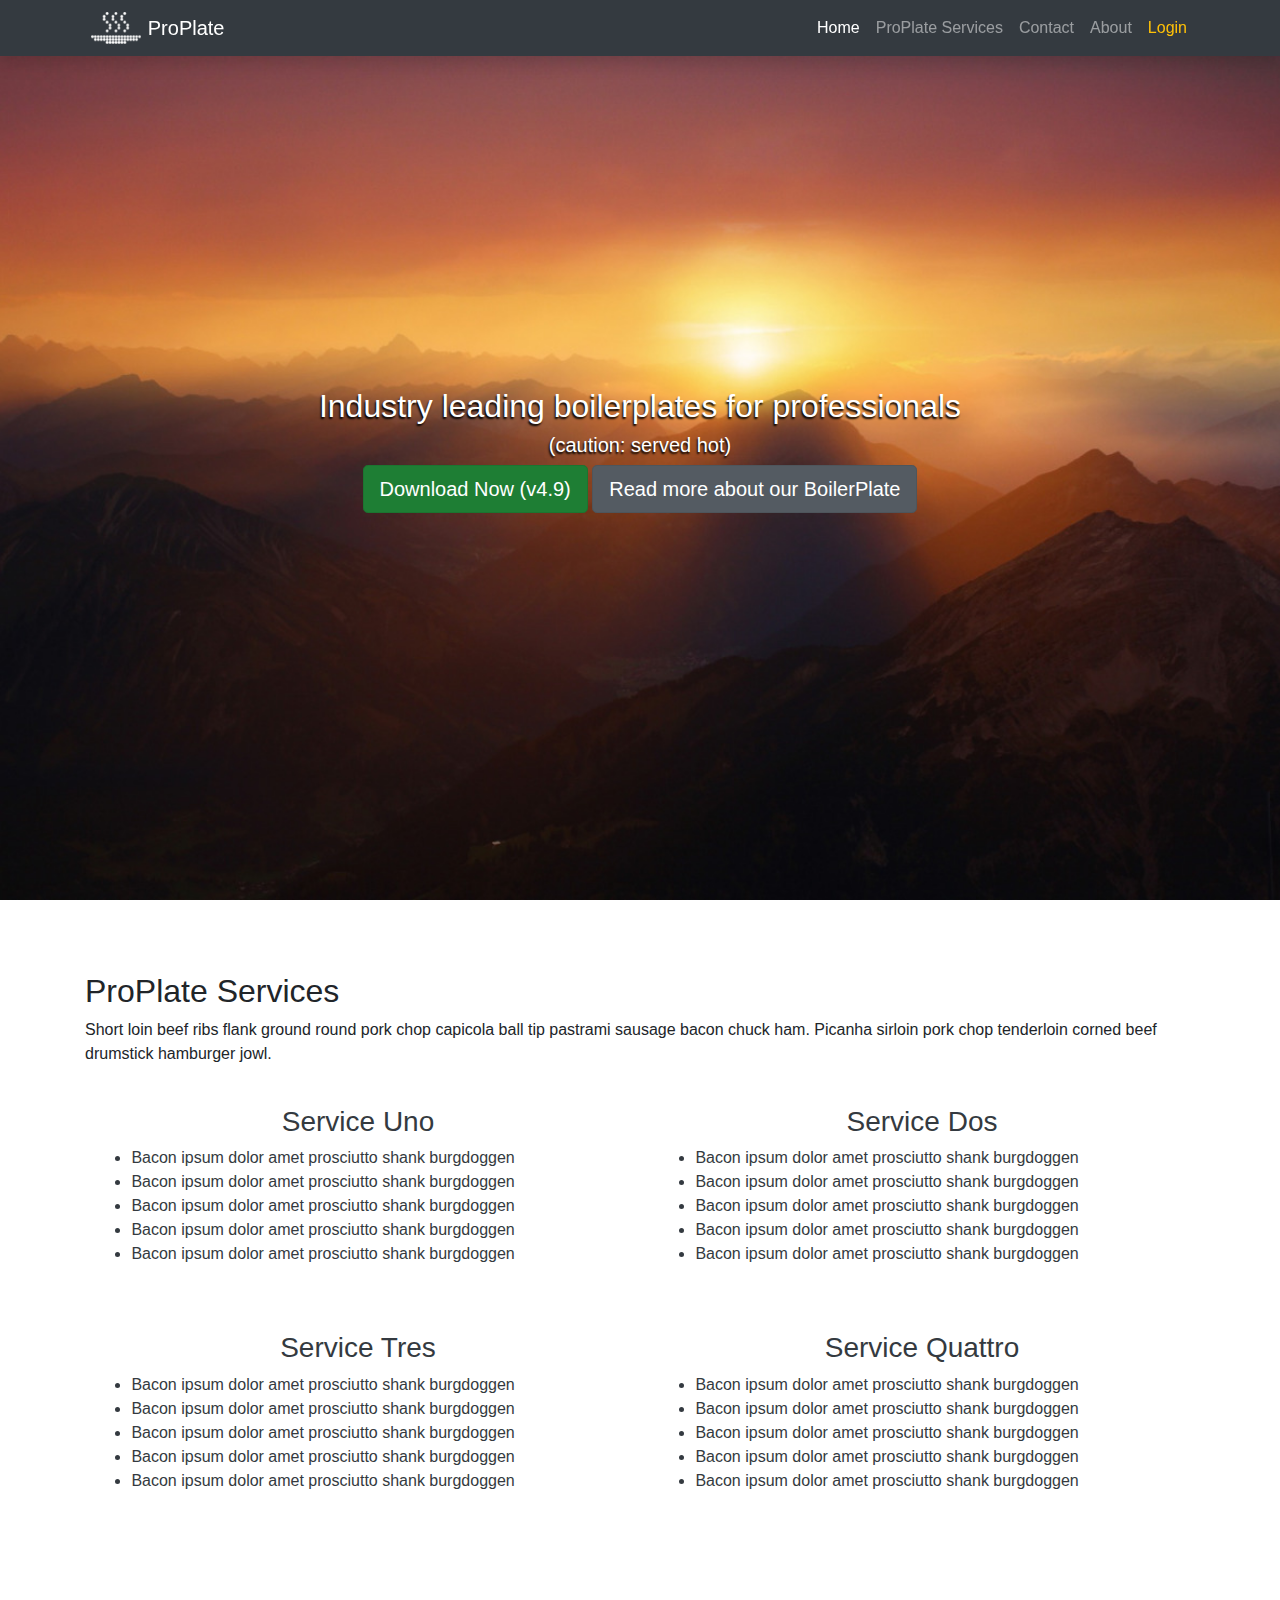
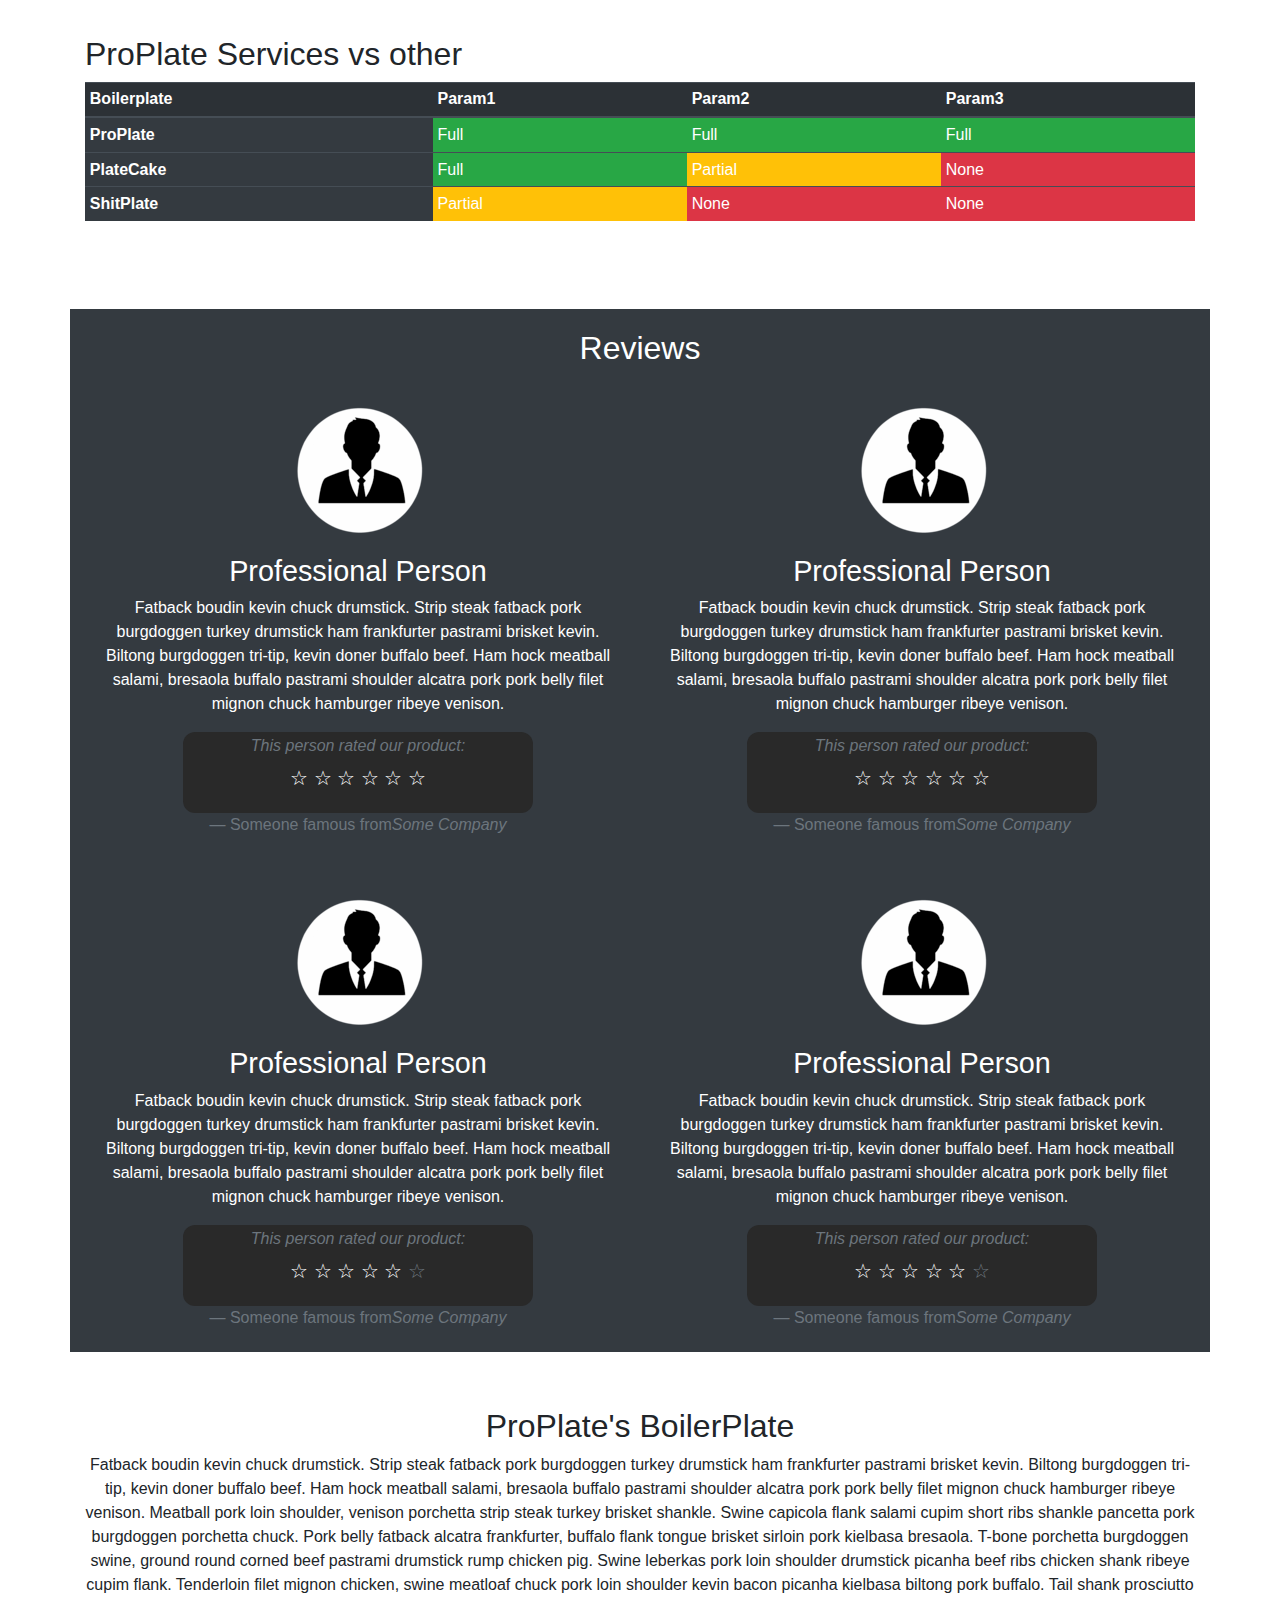
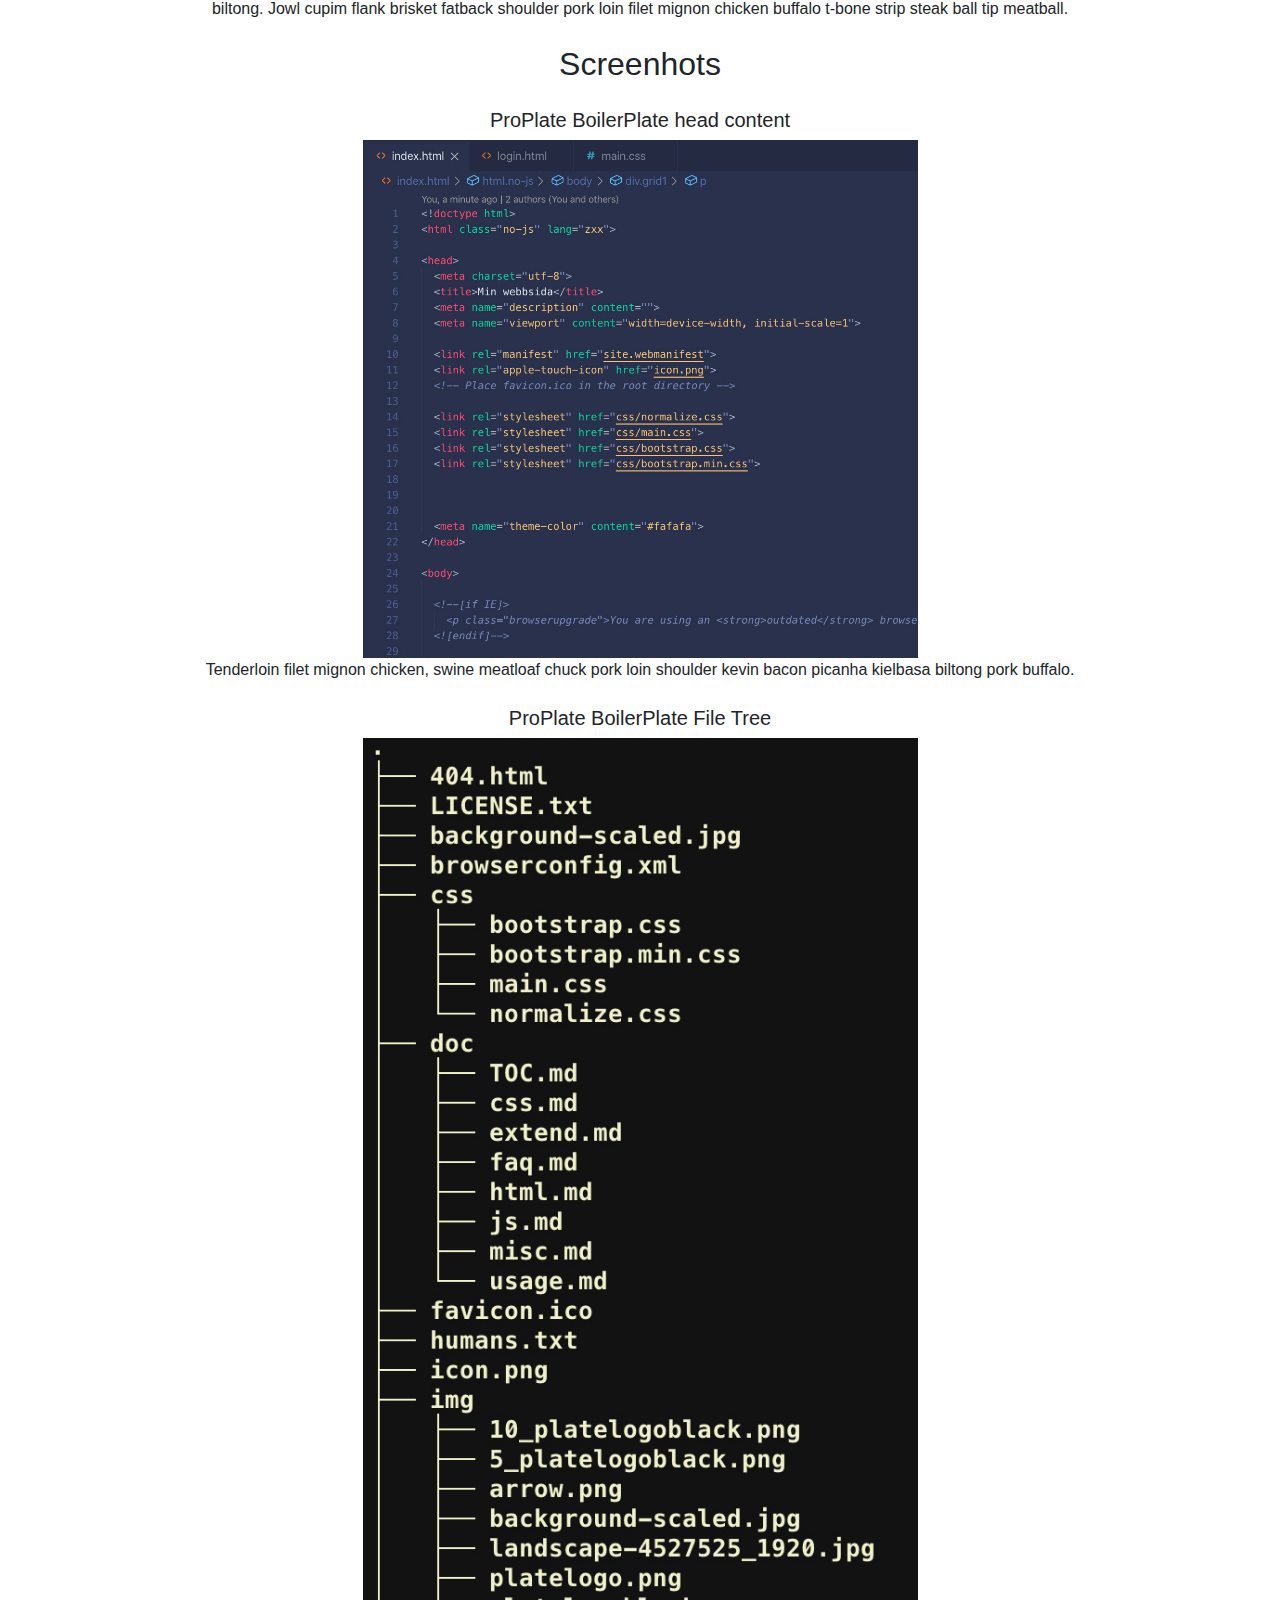
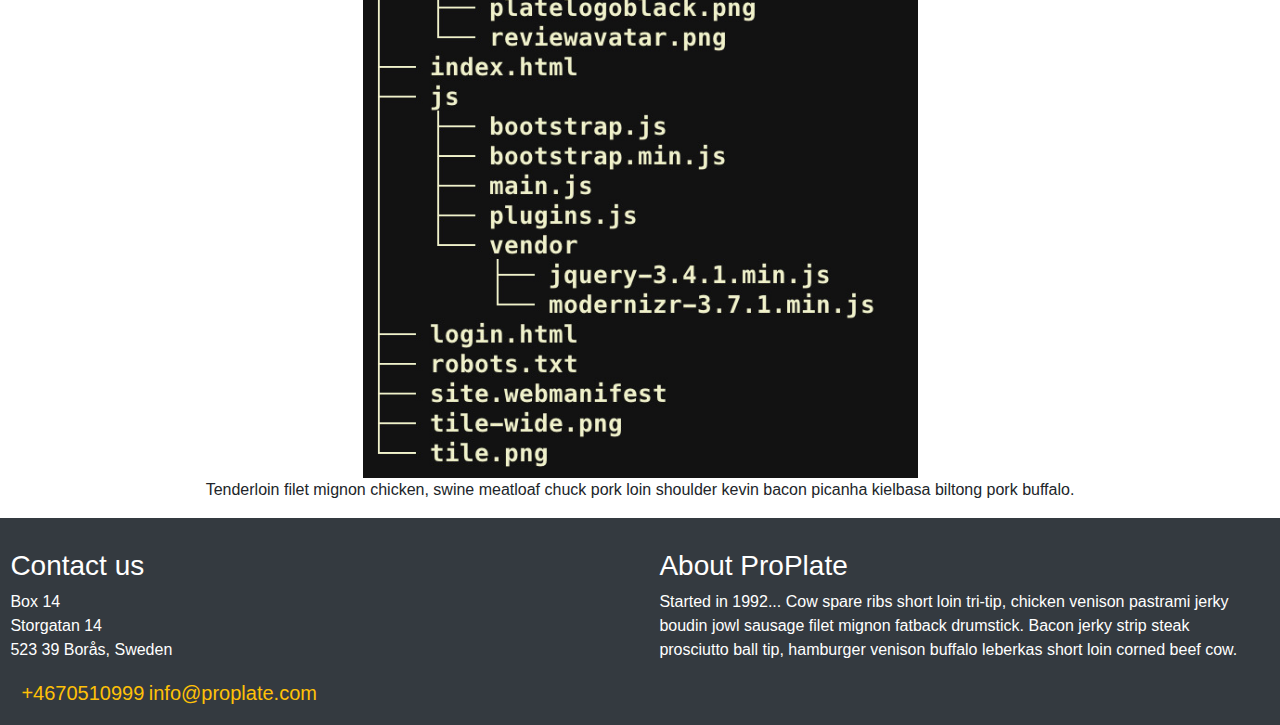
<file: index.html>
<!doctype html>
<html class="no-js" lang="en">

<head>
  <meta charset="utf-8">
  <title>ProPlate: BoilerPlates for Professionals</title>
  <meta name="description" content="ProPlate Boilerplate services review download">
  <meta name="viewport" content="width=device-width, initial-scale=1">

  <link rel="manifest" href="site.webmanifest">
  <link rel="apple-touch-icon" href="img/platelogo.png">
  <link rel="icon" href="img/platelogo.png">

  <link rel="stylesheet" href="css/normalize.css">
  <link rel="stylesheet" href="css/main.css">
  <link rel="stylesheet" href="css/bootstrap.css">
  <link rel="stylesheet" href="css/bootstrap.min.css">

  <meta name="theme-color" content="#343A40">

</head>

<body>

  <!--[if IE]>
    <p class="browserupgrade">You are using an <strong>outdated</strong> browser. Please <a href="https://browsehappy.com/">upgrade your browser</a> to improve your experience and security.</p>
  <![endif]-->

  <!-- NAVIGATION BAR -->
  <nav class="navbar navbar-expand-lg navbar-dark bg-dark shadow fixed-top">
    <div class="container">
      <a href="index.html"><img src="img/platelogo.png" class="logo"
          alt="ProPlate's logo, a plate with flames coming from it in rounded white pixels"></a>
      <a class="navbar-brand" href="index.html">ProPlate</a>
      <button class="navbar-toggler" type="button" data-toggle="collapse" data-target="#navbarResponsive"
        aria-controls="navbarResponsive" aria-expanded="false" aria-label="Toggle navigation">
        <span class="navbar-toggler-icon"></span>
      </button>
      <div class="collapse navbar-collapse" id="navbarResponsive">
        <ul class="navbar-nav ml-auto">
          <li class="nav-item active">
            <a class="nav-link" href="#">Home
              <span class="sr-only">(current)</span>
            </a>
          </li>

          <li class="nav-item">
            <a class="nav-link" href="#proplateservices">ProPlate Services</a>
          </li>
          <li class="nav-item">
            <a class="nav-link" href="#contactus">Contact</a>
          </li>
          <li class="nav-item">
            <a class="nav-link" href="#aboutus">About</a>
          </li>
          <li class="nav-item">
            <a class="nav-link text-warning" href="login.html">Login</a>
          </li>
        </ul>
      </div>
    </div>
  </nav>


  <!-- STARTPAGE -->
  <header class="masthead">
    <div class="container h-100">
      <div class="row h-100 align-items-center">
        <div class="col-12 text-center">

          <article class="headerfix">
            <h2 class="font-weight-light">Industry leading boilerplates for professionals</h2>
            <h3 class="lead">(caution: served hot)</h3>
          </article>

          <a href="download.zip" aria-label="Download Now Version 4.9" download="ProPlate_v4.9" class="btn btn-success btn-lg active buttonfix">Download Now
            (v4.9)</a>

          <a href="#boilerplateinfo" aria-label="Read more about our Boilerplate" class="btn btn-secondary btn-lg active buttonfix">Read
            more about our BoilerPlate</a>

        </div>
      </div>
    </div>
  </header>


  <!--TO TOP BUTTON-->
  <img src="img/arrow.png" aria-label="Go to top of page Button" alt="Button go to top of page" id="toTop">



  <!-- SERVICES -->
  <section class="py-5" id="proplateservices">
    <div class="container">
      <h2 class="mt-4">ProPlate Services</h2>
      <p>Short loin beef ribs flank ground round pork chop capicola ball tip pastrami
        sausage bacon chuck ham. Picanha sirloin pork chop tenderloin corned beef drumstick
        hamburger jowl.</p>


      <div class="grid" id="whitegrid">
        <div class="grid1 text-dark">
          <h3 class="mt-3">Service Uno</h3>
          <ul class="servicelist">
            <li class="text-left">Bacon ipsum dolor amet prosciutto shank burgdoggen</li>
            <li class="text-left">Bacon ipsum dolor amet prosciutto shank burgdoggen</li>
            <li class="text-left">Bacon ipsum dolor amet prosciutto shank burgdoggen</li>
            <li class="text-left">Bacon ipsum dolor amet prosciutto shank burgdoggen</li>
            <li class="text-left">Bacon ipsum dolor amet prosciutto shank burgdoggen</li>
          </ul>

        </div>
        <div class="grid2 text-dark">
          <h3 class="mt-3">Service Dos</h3>
          <ul class="servicelist">
            <li class="text-left">Bacon ipsum dolor amet prosciutto shank burgdoggen</li>
            <li class="text-left">Bacon ipsum dolor amet prosciutto shank burgdoggen</li>
            <li class="text-left">Bacon ipsum dolor amet prosciutto shank burgdoggen</li>
            <li class="text-left">Bacon ipsum dolor amet prosciutto shank burgdoggen</li>
            <li class="text-left">Bacon ipsum dolor amet prosciutto shank burgdoggen</li>
          </ul>
        </div>

        <div class="grid3 text-dark">
          <h3 class="mt-3">Service Tres</h3>
          <ul class="servicelist">
            <li class="text-left">Bacon ipsum dolor amet prosciutto shank burgdoggen</li>
            <li class="text-left">Bacon ipsum dolor amet prosciutto shank burgdoggen</li>
            <li class="text-left">Bacon ipsum dolor amet prosciutto shank burgdoggen</li>
            <li class="text-left">Bacon ipsum dolor amet prosciutto shank burgdoggen</li>
            <li class="text-left">Bacon ipsum dolor amet prosciutto shank burgdoggen</li>
          </ul>
        </div>

        <div class="grid4 text-dark">
          <h3 class="mt-3">Service Quattro</h3>
          <ul class="servicelist">
            <li class="text-left">Bacon ipsum dolor amet prosciutto shank burgdoggen</li>
            <li class="text-left">Bacon ipsum dolor amet prosciutto shank burgdoggen</li>
            <li class="text-left">Bacon ipsum dolor amet prosciutto shank burgdoggen</li>
            <li class="text-left">Bacon ipsum dolor amet prosciutto shank burgdoggen</li>
            <li class="text-left">Bacon ipsum dolor amet prosciutto shank burgdoggen</li>
          </ul>
        </div>

      </div>
    </div>
  </section>


  <!--COMPARISON TABLE-->
  <section class="py-5">
    <div class="container">
      <h2 class="mt-4">ProPlate Services vs other</h2>

      <table class="table table-sm table-dark">
        <thead>
          <tr class="table-active">
            <th scope="col">Boilerplate</th>
            <th scope="col">Param1</th>
            <th scope="col">Param2</th>
            <th scope="col">Param3</th>
          </tr>
        </thead>
        <tbody>
          <tr>
            <th scope="row">ProPlate</th>
            <td class="bg-success">Full</td>
            <td class="bg-success">Full</td>
            <td class="bg-success">Full</td>
          </tr>
          <tr>
            <th scope="row">PlateCake</th>
            <td class="bg-success">Full</td>
            <td class="bg-warning">Partial</td>
            <td class="bg-danger">None</td>
          </tr>
          <tr>
            <th scope="row">ShitPlate</th>
            <td class="bg-warning">Partial</td>
            <td class="bg-danger">None</td>
            <td class="bg-danger">None</td>
          </tr>
        </tbody>
      </table>
    </div>
  </section>


  <!--REVIEW GRID-->
  <h2 class="container text-center mt-4" id="reviewsheader">Reviews</h2>


  <div class="container grid">
    <div class="grid1">
      <img src="img/reviewavatar.png" alt="Picture of Person writing review">

      <h3 class="gridtextheader">Professional Person</h3>
      <blockquote class="blockquote blockquote-reverse">
        <p class="gridtextparagraph">Fatback boudin kevin chuck drumstick. Strip steak fatback
          pork burgdoggen turkey drumstick ham frankfurter pastrami
          brisket kevin. Biltong burgdoggen tri-tip, kevin doner
          buffalo beef. Ham hock meatball salami, bresaola buffalo
          pastrami shoulder alcatra pork pork belly filet mignon
          chuck hamburger ribeye venison.</p>

        <section class="stars">
          <h4 class="text-muted h6"><em>This person rated our product:</em></h4>

          <ol class="list-inline">
            <li class="list-inline-item mr-0">&#9734;</li>
            <li class="list-inline-item mr-0">&#9734;</li>
            <li class="list-inline-item mr-0">&#9734;</li>
            <li class="list-inline-item mr-0">&#9734;</li>
            <li class="list-inline-item mr-0">&#9734;</li>
            <li class="list-inline-item mr-0">&#9734;</li>
          </ol>
        </section>

        <footer class="blockquote-footer">Someone famous from<cite title="Some Company">Some Company</cite>
        </footer>
      </blockquote>
    </div>


    <div class="grid2">
      <img src="img/reviewavatar.png" alt="Picture of Person writing review">

      <h3 class="gridtextheader">Professional Person</h3>
      <blockquote class="blockquote blockquote-reverse">

        <p class="gridtextparagraph">Fatback boudin kevin chuck drumstick. Strip steak fatback
          pork burgdoggen turkey drumstick ham frankfurter pastrami
          brisket kevin. Biltong burgdoggen tri-tip, kevin doner
          buffalo beef. Ham hock meatball salami, bresaola buffalo
          pastrami shoulder alcatra pork pork belly filet mignon
          chuck hamburger ribeye venison.</p>

        <section class="stars">
          <h4 class="text-muted h6"><em>This person rated our product:</em></h4>

          <ol class="list-inline">
            <li class="list-inline-item mr-0">&#9734;</li>
            <li class="list-inline-item mr-0">&#9734;</li>
            <li class="list-inline-item mr-0">&#9734;</li>
            <li class="list-inline-item mr-0">&#9734;</li>
            <li class="list-inline-item mr-0">&#9734;</li>
            <li class="list-inline-item mr-0">&#9734;</li>
          </ol>
        </section>

        <footer class="blockquote-footer">Someone famous from<cite title="Some Company">Some Company</cite>
        </footer>
      </blockquote>
    </div>


    <div class="grid3">
      <img src="img/reviewavatar.png" alt="Picture of Person writing review">
      
      <h3 class="gridtextheader">Professional Person</h3>
      <blockquote class="blockquote blockquote-reverse">

        <p class="gridtextparagraph">Fatback boudin kevin chuck drumstick. Strip steak fatback
          pork burgdoggen turkey drumstick ham frankfurter pastrami
          brisket kevin. Biltong burgdoggen tri-tip, kevin doner
          buffalo beef. Ham hock meatball salami, bresaola buffalo
          pastrami shoulder alcatra pork pork belly filet mignon
          chuck hamburger ribeye venison.</p>

        <section class="stars">
          <h4 class="text-muted h6"><em>This person rated our product:</em></h4>

          <ol class="list-inline">
            <li class="list-inline-item mr-0">&#9734;</li>
            <li class="list-inline-item mr-0">&#9734;</li>
            <li class="list-inline-item mr-0">&#9734;</li>
            <li class="list-inline-item mr-0">&#9734;</li>
            <li class="list-inline-item mr-0">&#9734;</li>
            <li class="list-inline-item mr-0 text-muted">&#9734;</li>
          </ol>
        </section>

        <footer class="blockquote-footer">Someone famous from<cite title="Some Company">Some Company</cite>
        </footer>
      </blockquote>
    </div>


    <div class="grid4">
      <img src="img/reviewavatar.png" alt="Picture of Person writing review">

      <h3 class="gridtextheader">Professional Person</h3>
      <blockquote class="blockquote blockquote-reverse">

        <p class="gridtextparagraph">Fatback boudin kevin chuck drumstick. Strip steak fatback
          pork burgdoggen turkey drumstick ham frankfurter pastrami
          brisket kevin. Biltong burgdoggen tri-tip, kevin doner
          buffalo beef. Ham hock meatball salami, bresaola buffalo
          pastrami shoulder alcatra pork pork belly filet mignon
          chuck hamburger ribeye venison.</p>

        <section class="stars">
          <h4 class="text-muted h6"><em>This person rated our product:</em></h4>

          <ol class="list-inline">
            <li class="list-inline-item mr-0">&#9734;</li>
            <li class="list-inline-item mr-0">&#9734;</li>
            <li class="list-inline-item mr-0">&#9734;</li>
            <li class="list-inline-item mr-0">&#9734;</li>
            <li class="list-inline-item mr-0">&#9734;</li>
            <li class="list-inline-item mr-0 text-muted">&#9734;</li>
          </ol>
        </section>

        <footer class="blockquote-footer">Someone famous from<cite title="Some Company">Some Company</cite>
        </footer>
      </blockquote>
    </div>
  </div>


  <!--ProPlate Boilerplate-->

  <div class="grid1 pt-4 container" id="boilerplateinfo">
    <h2 class="mt-4">ProPlate's BoilerPlate</h2>
    <p>Fatback boudin kevin chuck drumstick. Strip steak fatback
      pork burgdoggen turkey drumstick ham frankfurter pastrami
      brisket kevin. Biltong burgdoggen tri-tip, kevin doner
      buffalo beef. Ham hock meatball salami, bresaola buffalo
      pastrami shoulder alcatra pork pork belly filet mignon
      chuck hamburger ribeye venison. Meatball pork loin shoulder,
      venison porchetta strip steak turkey brisket shankle.
      Swine capicola flank salami cupim short ribs shankle
      pancetta pork burgdoggen porchetta chuck. Pork belly
      fatback alcatra frankfurter, buffalo flank tongue brisket
      sirloin pork kielbasa bresaola.

      T-bone porchetta burgdoggen swine, ground round corned
      beef pastrami drumstick rump chicken pig. Swine leberkas
      pork loin shoulder drumstick picanha beef ribs chicken
      shank ribeye cupim flank. Tenderloin filet mignon chicken,
      swine meatloaf chuck pork loin shoulder kevin bacon
      picanha kielbasa biltong pork buffalo. Tail shank
      prosciutto biltong. Jowl cupim flank brisket fatback
      shoulder pork loin filet mignon chicken buffalo t-bone
      strip steak ball tip meatball.</p>

    <section class="boilerplate">
      <h2 class="mt-4">Screenhots</h2>
      <article>
        <h3 class="mt-4 h5">ProPlate BoilerPlate head content</h3>

        <!--Tog bort modal pga w3c validator error när jag skulle lägga in aria-label. glömde uppdatera rapporten.-->
        <img src="img/cropped-screenshot.jpg"
          alt="Image showing a screenshot of ProPlate's BoilerPlate head content">

        <p class="text-center">Tenderloin filet mignon chicken,
          swine meatloaf chuck pork loin shoulder kevin bacon
          picanha kielbasa biltong pork buffalo.</p>
      </article>

      <article>
        <h3 class="mt-4 h5">ProPlate BoilerPlate File Tree</h3>

        <img src="img/filetree.jpg" alt="Image showing the file tree of ProPlate's BoilerPlate">

        <p>Tenderloin filet mignon chicken,
          swine meatloaf chuck pork loin shoulder kevin bacon
          picanha kielbasa biltong pork buffalo.</p>

      </article>
    </section>
  </div>





  <!--FOOTER-->

  <footer class="footer">

    <!-- CONTACT US -->
    <div class="footergrid">
      <div class="grid1">
        <h3 class="mt-4 text-left ml-1" id="contactus">Contact us</h3>

        <ul class="list-inline">

          <li class="text-left ml-1">Box 14</li>
          <li class="text-left ml-1">Storgatan 14</li>
          <li class="text-left ml-1">523 39 Borås, Sweden</li>

        </ul>
        <div class="container text-left d-block">
          <a class="lead text-warning" aria-label="Phone number +4670510999" href="tel:+4670510999">+4670510999</a>
          <a class="lead text-warning" aria-label="Email info@proplate.com" href="mailto:info@proplate.com">info@proplate.com</a>
        </div>
      </div>

      <div class="grid2">
        <h3 class="mt-4 text-left ml-1" id="aboutus">About ProPlate</h3>
        <p class="text-left ml-1">Started in 1992... Cow spare ribs short loin tri-tip, chicken venison pastrami
          jerky boudin jowl sausage filet mignon fatback drumstick.
          Bacon jerky strip steak prosciutto ball tip, hamburger venison
          buffalo leberkas short loin corned beef cow.</p>
      </div>
    </div>

  </footer>


  <!-- Google Analytics: change UA-XXXXX-Y to be your site's ID. -->
  <script>
    window.ga = function () { ga.q.push(arguments) }; ga.q = []; ga.l = +new Date;
    ga('create', 'UA-XXXXX-Y', 'auto'); ga('set', 'transport', 'beacon'); ga('send', 'pageview')
  </script>
  <script src="https://www.google-analytics.com/analytics.js" async></script>

  <!--JAVASCRIPT-->
  <script src="js/vendor/modernizr-3.7.1.min.js"></script>
  <script src="https://code.jquery.com/jquery-3.4.1.min.js"
    integrity="sha256-CSXorXvZcTkaix6Yvo6HppcZGetbYMGWSFlBw8HfCJo=" crossorigin="anonymous"></script>
  <script>window.jQuery || document.write('<script src="js/vendor/jquery-3.4.1.min.js"><\/script>')</script>
  <script src="js/plugins.js"></script>
  <script src="js/main.js"></script>
  <script src="js/bootstrap.min.js"></script>

 
 
  <!--NAVBAR JS Collapse on click-->
  <script>
    $('.navbar-collapse a').click(function () {
      $(".navbar-collapse").collapse('hide');
    });
  </script>

<!--GO TO TOP SCRIPT-->
  <script>

    $(window).scroll(function () {
      if ($(this).scrollTop()) {
        $('#toTop').fadeIn();
      } else {
        $('#toTop').fadeOut();
      }
    });

    $("#toTop").click(function () {
      //1 second of animation time
      //html works for FFX but not Chrome
      //body works for Chrome but not FFX
      //This strange selector seems to work universally
      $("html, body").animate({ scrollTop: 0 }, 1000);
    });
  </script>

</body>

</html>
</file>
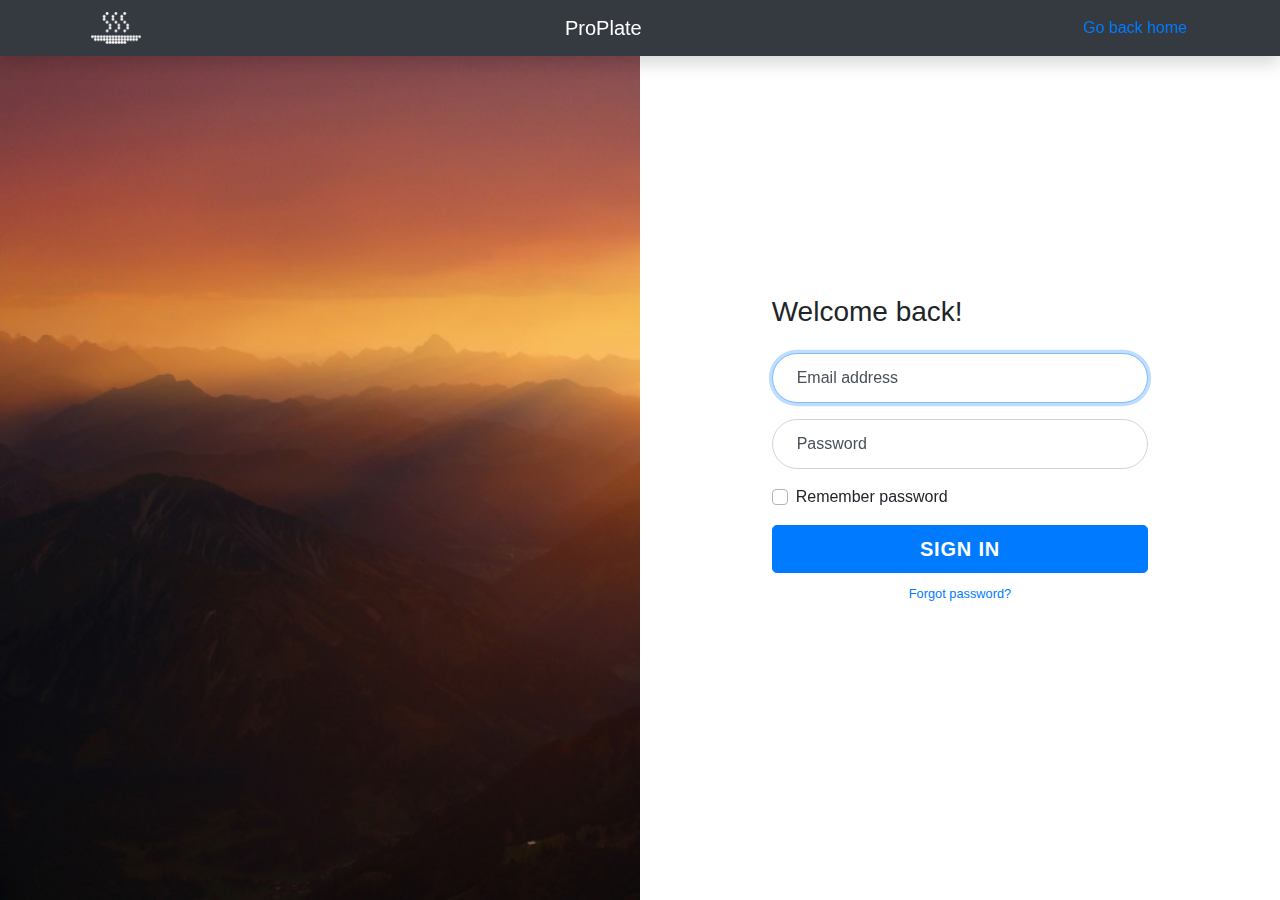
<file: login.html>
<!doctype html>
<html class="no-js" lang="">

<head>
  <meta charset="utf-8">
  <title>Min webbsida</title>
  <meta name="description" content="">
  <meta name="viewport" content="width=device-width, initial-scale=1">

  <link rel="manifest" href="site.webmanifest">
  <link rel="apple-touch-icon" href="icon.png">
  <!-- Place favicon.ico in the root directory -->

  <link rel="stylesheet" href="css/normalize.css">
  <link rel="stylesheet" href="css/main.css">
  <link rel="stylesheet" href="css/bootstrap.css">
  <link rel="stylesheet" href="css/bootstrap.min.css">
  


  <meta name="theme-color" content="#fafafa">
</head>

<body>

  <!--[if IE]>
    <p class="browserupgrade">You are using an <strong>outdated</strong> browser. Please <a href="https://browsehappy.com/">upgrade your browser</a> to improve your experience and security.</p>
  <![endif]-->

<!-- NAVIGATION BAR -->
<nav class="navbar navbar-expand-lg navbar-dark bg-dark shadow fixed-top">
    <div class="container">
        <a href="index.html"><img src="/img/platelogo.png" class="logo" alt=""></a>
        <a class="navbar-brand" href="index.html">ProPlate</a>
      <button class="navbar-toggler" type="button" data-toggle="none" data-target="#navbarResponsive" aria-controls="navbarResponsive" aria-expanded="false" aria-label="Toggle navigation">
            <span class="navbar-toggler-icon"></span>
          </button>
      <div class="navbar-expand" id="navbarResponsive">
        <ul class="navbar-nav ml-auto">
          <li class="nav-item active">
            <a class="nav-link text-primary" href="index.html">Go back home
                  <span class="sr-only">(current)</span>
                </a>
        </ul>
      </div>
    </div>
  </nav>

<!--LOGIN FORM-->


<div class="container-fluid">
    <div class="row no-gutter">
      <div class="d-none d-md-flex col-md-4 col-lg-6 bg-image"></div>
      <div class="col-md-8 col-lg-6">
        <div class="login d-flex align-items-center py-5">
          <div class="container">
            <div class="row">
              <div class="col-md-9 col-lg-8 mx-auto">
                <h3 class="login-heading mb-4">Welcome back!</h3>
                <form>
                  <div class="form-label-group">
                    <input type="email" id="inputEmail" class="form-control" placeholder="Email address" required autofocus>
                    <label for="inputEmail">Email address</label>
                  </div>
  
                  <div class="form-label-group">
                    <input type="password" id="inputPassword" class="form-control" placeholder="Password" required>
                    <label for="inputPassword">Password</label>
                  </div>
  
                  <div class="custom-control custom-checkbox mb-3">
                    <input type="checkbox" class="custom-control-input" id="customCheck1">
                    <label class="custom-control-label" for="customCheck1">Remember password</label>
                  </div>
                  <button class="btn btn-lg btn-primary btn-block btn-login text-uppercase font-weight-bold mb-2" type="submit">Sign in</button>
                  <div class="text-center">
                    <a class="small" href="#">Forgot password?</a></div>
                </form>
              </div>
            </div>
          </div>
        </div>
      </div>
    </div>
  </div>



  <script src="js/vendor/modernizr-3.7.1.min.js"></script>
  <script src="https://code.jquery.com/jquery-3.4.1.min.js" integrity="sha256-CSXorXvZcTkaix6Yvo6HppcZGetbYMGWSFlBw8HfCJo=" crossorigin="anonymous"></script>
  <script>window.jQuery || document.write('<script src="js/vendor/jquery-3.4.1.min.js"><\/script>')</script>
  <script src="js/plugins.js"></script>
  <script src="js/main.js"></script>
  <script src="js/bootstrap.min.js"></script>




  
 















  <!-- Google Analytics: change UA-XXXXX-Y to be your site's ID. -->
  <script>
    window.ga = function () { ga.q.push(arguments) }; ga.q = []; ga.l = +new Date;
    ga('create', 'UA-XXXXX-Y', 'auto'); ga('set','transport','beacon'); ga('send', 'pageview')
  </script>
  <script src="https://www.google-analytics.com/analytics.js" async></script>

  <!-- Javascript-->

</body>

</html>
</file>
<file: css/main.css>
/*! HTML5 Boilerplate v7.2.0 | MIT License | https://html5boilerplate.com/ */

/* main.css 2.0.0 | MIT License | https://github.com/h5bp/main.css#readme */
/*
 * What follows is the result of much research on cross-browser styling.
 * Credit left inline and big thanks to Nicolas Gallagher, Jonathan Neal,
 * Kroc Camen, and the H5BP dev community and team.
 */

/* ==========================================================================
   Base styles: opinionated defaults
   ========================================================================== */

/*
 * Remove text-shadow in selection highlight:
 * https://twitter.com/miketaylr/status/12228805301
 *
 * Vendor-prefixed and regular ::selection selectors cannot be combined:
 * https://stackoverflow.com/a/16982510/7133471
 *
 * Customize the background color to match your design.
 */



.boilerplate img{
  width:50%;
}
.footergrid{
  display: grid;
  grid-template-columns: 1fr 1fr;
  grid-template-rows: 1fr;
  grid-column-gap: 18px;
  grid-row-gap: 20px;
  background-color: #343A40;
  color:white;
}
.footergrid p{
  max-width: 600px;
}
.gridboilerplate{
  margin-top:50px;
}

 #toTop {
  padding: 10px;
  color: #fff;
  position: fixed;
  bottom: 10px;
  right: 10px;
  display: none;
  width:60px;
}

.servicelist{
list-style-type: disc;

}

#reviewsheader{
  background-color: #343A40;
  color:white;
  padding: 20px;
  margin-bottom:0;
  
}

.stars{
  background:rgb(41, 41, 41);
  padding:4px 10px;
  border-radius: 12px;
  margin-left: auto;
  margin-right: auto;
  max-width: 350px;
  justify-content: center;
}

#whitegrid{
  background-color:white;
}

 .grid1, .grid2, .grid3, .grid4{
    margin:0.4em;
    text-align:center;
    box-sizing:border-box;
 }
 .grid {
  display: grid;
  grid-template-columns: 1fr 1fr;
  grid-template-rows: 1fr 1fr;
  grid-column-gap: 18px;
  grid-row-gap: 20px;
  background-color: #343A40;
  color:white;
}
.gridtextheader{
  font-size: 1.8em;
}
.gridtextparagraph{
  font-size: 0.8em; 
}

  



.headerfix {
  text-shadow: -1px 2px 2px #000000;
}
.logo{
  width:50px;
  margin: auto 0.4em;
}

.footer{
  padding-bottom: 10px;
  background: #343A40;
  color: white;

}

.masthead {
  height: 100vh;
  min-height: 500px;
  background-image: url("../img/background-scaled.jpg");
  background-size: cover;
  background-position: center;
  background-repeat: no-repeat;
  color: white;
}


::-moz-selection {
  background: #b3d4fc;
  text-shadow: none;
}

::selection {
  background: #b3d4fc;
  text-shadow: none;
}

/*
 * A better looking default horizontal rule
 */

hr {
  display: block;
  height: 1px;
  border: 0;
  border-top: 1px solid #ccc;
  margin: 1em 0;
  padding: 0;
}

/*
 * Remove the gap between audio, canvas, iframes,
 * images, videos and the bottom of their containers:
 * https://github.com/h5bp/html5-boilerplate/issues/440
 */

audio,
canvas,
iframe,
img,
svg,
video {
  vertical-align: middle;
}

/*
 * Remove default fieldset styles.
 */

fieldset {
  border: 0;
  margin: 0;
  padding: 0;
}

/*
 * Allow only vertical resizing of textareas.
 */

textarea {
  resize: vertical;
}

/* ==========================================================================
   Browser Upgrade Prompt
   ========================================================================== */

.browserupgrade {
  margin: 0.2em 0;
  background: #ccc;
  color: #000;
  padding: 0.2em 0;
}

/* ==========================================================================
   Author's custom styles
   ========================================================================== */

/* ==========================================================================
   Helper classes
   ========================================================================== */

/*
 * Hide visually and from screen readers
 */

.hidden {
  display: none !important;
}

/*
* Hide only visually, but have it available for screen readers:
* https://snook.ca/archives/html_and_css/hiding-content-for-accessibility
*
* 1. For long content, line feeds are not interpreted as spaces and small width
*    causes content to wrap 1 word per line:
*    https://medium.com/@jessebeach/beware-smushed-off-screen-accessible-text-5952a4c2cbfe
*/

.sr-only {
  border: 0;
  clip: rect(0, 0, 0, 0);
  height: 1px;
  margin: -1px;
  overflow: hidden;
  padding: 0;
  position: absolute;
  white-space: nowrap;
  width: 1px;
  /* 1 */
}

/*
* Extends the .sr-only class to allow the element
* to be focusable when navigated to via the keyboard:
* https://www.drupal.org/node/897638
*/

.sr-only.focusable:active,
.sr-only.focusable:focus {
  clip: auto;
  height: auto;
  margin: 0;
  overflow: visible;
  position: static;
  white-space: inherit;
  width: auto;
}

/*
* Hide visually and from screen readers, but maintain layout
*/

.invisible {
  visibility: hidden;
}

/*
* Clearfix: contain floats
*
* For modern browsers
* 1. The space content is one way to avoid an Opera bug when the
*    `contenteditable` attribute is included anywhere else in the document.
*    Otherwise it causes space to appear at the top and bottom of elements
*    that receive the `clearfix` class.
* 2. The use of `table` rather than `block` is only necessary if using
*    `:before` to contain the top-margins of child elements.
*/

.clearfix:before,
.clearfix:after {
  content: " ";
  /* 1 */
  display: table;
  /* 2 */
}

.clearfix:after {
  clear: both;
}

/* ==========================================================================
   EXAMPLE Media Queries for Responsive Design.
   These examples override the primary ('mobile first') styles.
   Modify as content requires.
   ========================================================================== */

@media only screen and (min-width: 35em) {
  /* Style adjustments for viewports that meet the condition */

}


/* My Media queries */
@media only screen and (max-width: 850px) {
  .buttonfix{
    margin: 0.4em auto;
    display:block;
    max-width:333px;
    width:86%;
  }
}
@media only screen and (max-width: 510px) {
  .grid {
    grid-template-columns: 1fr;
    grid-template-rows: 1fr;
}
.footergrid{
  display: grid;
  grid-template-columns: 1fr;
}
.footergrid h3{
  margin-top:0;
}

}
  @media only screen and (max-width: 408px) {
    .headerfix{
      font-size: 2rem;
    }
  }
@media print,
  (-webkit-min-device-pixel-ratio: 1.25),
  (min-resolution: 1.25dppx),
  (min-resolution: 120dpi) {
  /* Style adjustments for high resolution devices */
}

/* ==========================================================================
   Print styles.
   Inlined to avoid the additional HTTP request:
   https://www.phpied.com/delay-loading-your-print-css/
   ========================================================================== */

@media print {
  *,
  *:before,
  *:after {
    background: transparent !important;
    color: #000 !important;
    /* Black prints faster */
    -webkit-box-shadow: none !important;
    box-shadow: none !important;
    text-shadow: none !important;
  }
  a,
  a:visited {
    text-decoration: underline;
  }
  a[href]:after {
    content: " (" attr(href) ")";
  }
  abbr[title]:after {
    content: " (" attr(title) ")";
  }
  /*
     * Don't show links that are fragment identifiers,
     * or use the `javascript:` pseudo protocol
     */
  a[href^="#"]:after,
  a[href^="javascript:"]:after {
    content: "";
  }
  pre {
    white-space: pre-wrap !important;
  }
  pre,
  blockquote {
    border: 1px solid #999;
    page-break-inside: avoid;
  }
  /*
     * Printing Tables:
     * https://web.archive.org/web/20180815150934/http://css-discuss.incutio.com/wiki/Printing_Tables
     */
  thead {
    display: table-header-group;
  }
  tr,
  img {
    page-break-inside: avoid;
  }
  p,
  h2,
  h3 {
    orphans: 3;
    widows: 3;
  }
  h2,
  h3 {
    page-break-after: avoid;
  }
}


/* LOGIN PAGE */

:root {
  --input-padding-x: 1.5rem;
  --input-padding-y: 0.75rem;
}

.login,
.image {
  min-height: 100vh;
}

.bg-image {
  background-image: url("../img/background-scaled.jpg");
  background-size: cover;
  background-position: left;
}

.login-heading {
  font-weight: 300;
}

.btn-login {
  font-size: 0.9rem;
  letter-spacing: 0.05rem;
  padding: 0.75rem 1rem;
  border-radius: 2rem;
}

.form-label-group {
  position: relative;
  margin-bottom: 1rem;
}

.form-label-group>input,
.form-label-group>label {
  padding: var(--input-padding-y) var(--input-padding-x);
  height: auto;
  border-radius: 2rem;
}

.form-label-group>label {
  position: absolute;
  top: 0;
  left: 0;
  display: block;
  width: 100%;
  margin-bottom: 0;
  /* Override default `<label>` margin */
  line-height: 1.5;
  color: #495057;
  cursor: text;
  /* Match the input under the label */
  border: 1px solid transparent;
  border-radius: .25rem;
  transition: all .1s ease-in-out;
}

.form-label-group input::-webkit-input-placeholder {
  color: transparent;
}

.form-label-group input:-ms-input-placeholder {
  color: transparent;
}

.form-label-group input::-ms-input-placeholder {
  color: transparent;
}

.form-label-group input::-moz-placeholder {
  color: transparent;
}

.form-label-group input::placeholder {
  color: transparent;
}

.form-label-group input:not(:placeholder-shown) {
  padding-top: calc(var(--input-padding-y) + var(--input-padding-y) * (2 / 3));
  padding-bottom: calc(var(--input-padding-y) / 3);
}

.form-label-group input:not(:placeholder-shown)~label {
  padding-top: calc(var(--input-padding-y) / 3);
  padding-bottom: calc(var(--input-padding-y) / 3);
  font-size: 12px;
  color: #777;
}

/* Fallback for Edge
-------------------------------------------------- */

@supports (-ms-ime-align: auto) {
  .form-label-group>label {
    display: none;
  }
  .form-label-group input::-ms-input-placeholder {
    color: #777;
  }
}

/* Fallback for IE
-------------------------------------------------- */

@media all and (-ms-high-contrast: none),
(-ms-high-contrast: active) {
  .form-label-group>label {
    display: none;
  }
  .form-label-group input:-ms-input-placeholder {
    color: #777;
  }
}




/*MODAL IMAGEVIEWER*/


/* Style the Image Used to Trigger the Modal */
#myImg {
  border-radius: 5px;
  cursor: pointer;
  transition: 0.3s;
}

#myImg:hover {opacity: 0.7;}

/* The Modal (background) */
.modal {
  display: none; /* Hidden by default */
  position: fixed; /* Stay in place */
  z-index: 1; /* Sit on top */
  padding-top: 100px; /* Location of the box */
  left: 0;
  top: 0;
  width: 100%; /* Full width */
  height: 100%; /* Full height */
  overflow: auto; /* Enable scroll if needed */
  background-color: rgb(0,0,0); /* Fallback color */
  background-color: rgba(0,0,0,0.9); /* Black w/ opacity */
}

/* Modal Content (Image) */
.modal-content {
  margin: auto;
  display: block;
  width: 80%;
  max-width: 700px;
}

/* Caption of Modal Image (Image Text) - Same Width as the Image */
#caption {
  margin: auto;
  display: block;
  width: 80%;
  max-width: 700px;
  text-align: center;
  color: #ccc;

  padding: 10px 0;
  height: 150px;
}

/* Add Animation - Zoom in the Modal */
.modal-content, #caption {
  animation-name: zoom;
  animation-duration: 0.6s;
}

@keyframes zoom {
  from {transform:scale(0)}
  to {transform:scale(1)}
}

/* The Close Button */
.close {
  position: absolute;
  top: 15px;
  right: 35px;
  color: #000000;
  background-color: #f1f1f1;
  font-size: 80px;
  font-weight: bold;
  transition: 0.3s;
  padding: 22px;
  border-radius: 55px;
}

.close:hover,
.close:focus {
  color: #bbb;
  text-decoration: none;
  cursor: pointer;
}

/* 100% Image Width on Smaller Screens */
@media only screen and (max-width: 700px){
  .modal-content {
    width: 100%;
  }
}
</file>
